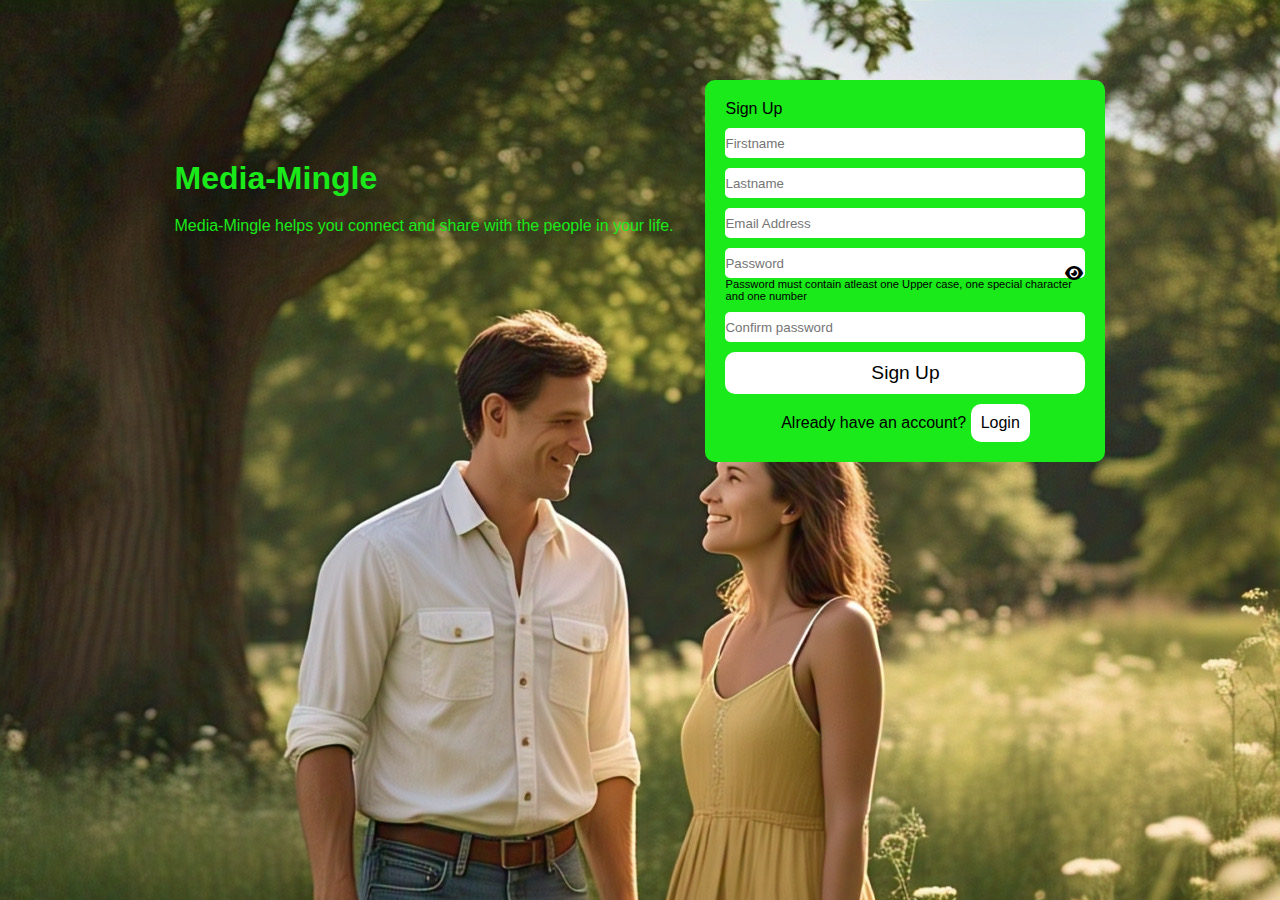
<file: index.html>
<!DOCTYPE html>
<html lang="en">

<head>
    <meta charset="UTF-8">
    <meta name="viewport" content="width=device-width, initial-scale=1.0">
    <title>Media-Mingle | Sign-up/Login</title>
    <link rel="stylesheet" href="./style.css">
    <script src="./script.js"></script>
    <link rel="shortcut icon" href="./images/Logo.png" type="image/x-icon">
    <link href="https://fonts.cdnfonts.com/css/poppins" rel="stylesheet">
    <link rel="stylesheet" href="https://cdnjs.cloudflare.com/ajax/libs/font-awesome/6.7.2/css/all.min.css"
        integrity="sha512-Evv84Mr4kqVGRNSgIGL/F/aIDqQb7xQ2vcrdIwxfjThSH8CSR7PBEakCr51Ck+w+/U6swU2Im1vVX0SVk9ABhg=="
        crossorigin="anonymous" referrerpolicy="no-referrer" />
</head>
<style>
    .fa-xmark{
    position: absolute;
    top: 165px;
    left: 340px;
    display: none;
}
</style>
<body>

    <div class="container">

        <!-- Text and signup container -->
        <div class="left-side-text">
            <h1>Media-Mingle</h1>
            <span>Media-Mingle helps you connect and share with the people in your life.</span>
        </div>

        <div class="wrap" id="signuppage">

            <div class="form">
                <span>Sign Up</span>
                <input type="text" name="" id="firstname" placeholder="Firstname" required>
                <input type="text" name="" id="lastname" placeholder="Lastname" required>
                <input type="email" name="" id="email" placeholder="Email Address" required>
                <input type="password" name="" id="password" placeholder="Password" required>
                <i class="fa-solid fa-eye" onclick="showPassword()" id="eye"></i>
                <i class="fa-solid fa-xmark" id="close" onclick="hidePassword()"></i>
                <span class="password-guide">Password must contain atleast one Upper case, one special character and one number</span>
                <input type="password" name="" id="confirmpassword" placeholder="Confirm password">

                <button class="signupbtn" onclick="signUp()">Sign Up</button>
                <label for="">
                    Already have an account?
                    <button class="loginbtn" onclick="loginPage()">Login</button>
                </label>
            </div>
        </div>
        <!-- login container -->
        <div class="wrap2" id="loginpage">
            <div class="form">
                <span>Login</span>
                <input type="email" name="" id="useremail" placeholder="Email Address">
                <input type="password" name="" id="userpassword" placeholder="Password">
                <button class="loginpagebtn" onclick="loginBtn()">Login</button>
                <label for="">
                    Create new account?
                    <button class="loginpagebtn2" onclick="showSignup()">Sign Up</button>
                </label>
            </div>
        </div>
    </div>
</body>

</html>
</file>
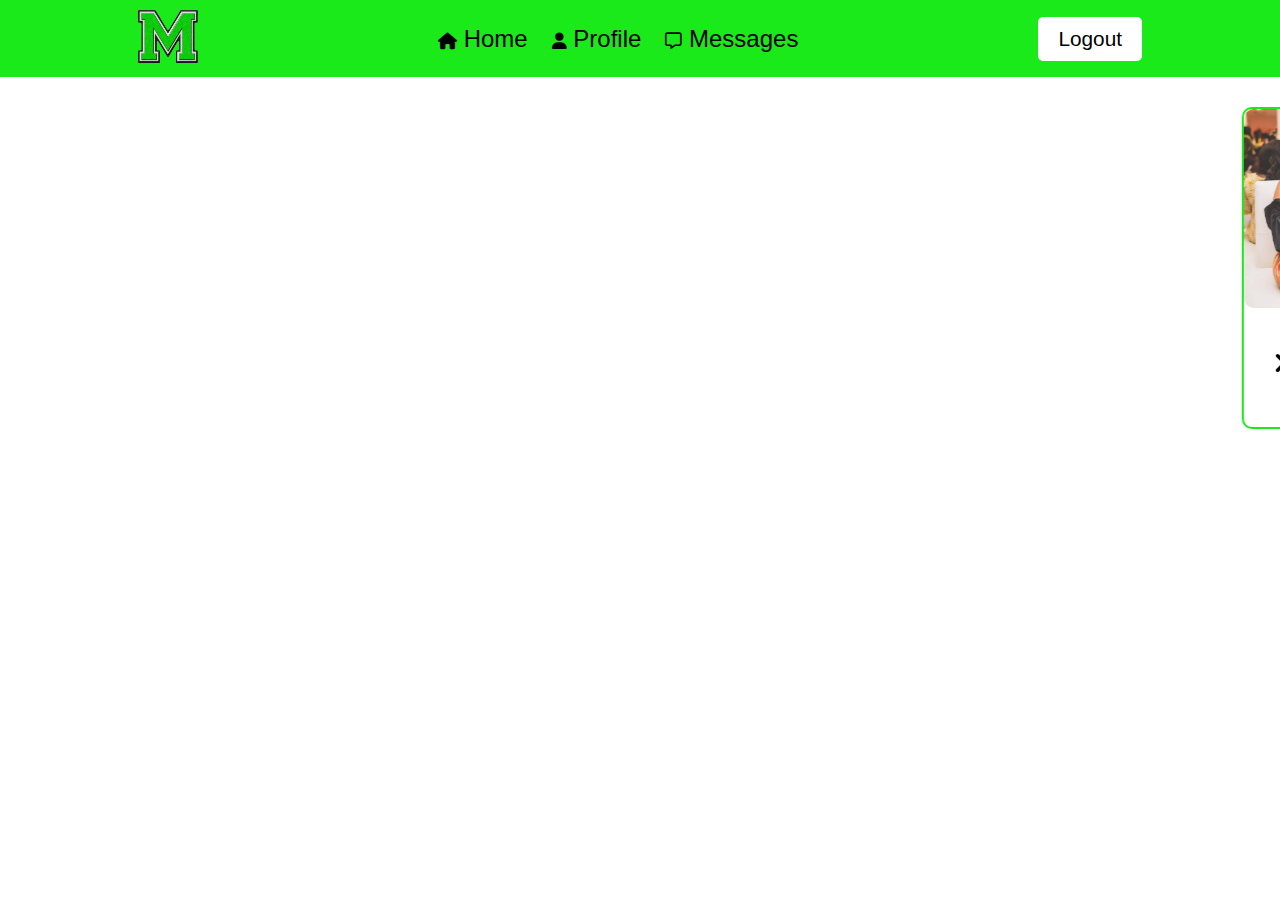
<file: otherhtmlpages/dashboard.html>
<!DOCTYPE html>
<html lang="en">

<head>
    <meta charset="UTF-8">
    <meta name="viewport" content="width=device-width, initial-scale=1.0">
    <title>Media-Mingle | Home</title>
    <link rel="stylesheet" href="../othercsspages/dashboard.css">
    <link rel="shortcut icon" href="../images/Logo.png" type="image/x-icon">
    <link rel="stylesheet" href="https://cdnjs.cloudflare.com/ajax/libs/font-awesome/6.7.2/css/all.min.css"
        integrity="sha512-Evv84Mr4kqVGRNSgIGL/F/aIDqQb7xQ2vcrdIwxfjThSH8CSR7PBEakCr51Ck+w+/U6swU2Im1vVX0SVk9ABhg=="
        crossorigin="anonymous" referrerpolicy="no-referrer" />
    <link href="https://fonts.cdnfonts.com/css/poppins" rel="stylesheet">

    <script src="../script.js"></script>
</head>

<body>
    <header>
        <nav>
            <div>
                <img src="../images/Logo.png" alt="" class="logo">
            </div>

            <div class="nav-list">
                <li><i class="fa-solid fa-house"></i> Home</li>
                <li><i class="fa-solid fa-user"></i> Profile</li>
                <li><i class="fa-regular fa-message"></i> Messages</li>
            </div>

            <div class="right-list">
                <button onclick="logoutBtn()">Logout</button>
            </div>
            <i class="fa-solid fa-bars" onclick="showNavlist()"></i>
        </nav>

        <!-- hidden nav-list -->
        <div class="second-nav-list" id="navlist">

            <div style="display: flex; justify-content: space-between;">
                <img src="../images/Logo.png" alt="" class="logo">
                <i class="fa-solid fa-xmark" onclick="hideNavlist()"></i>
            </div>

            <div class="nav-list1">
                <li><i class="fa-solid fa-house"></i> Home</li>
                <li><i class="fa-solid fa-user"></i> Profile</li>
                <li><i class="fa-regular fa-message"></i> Messages</li>
            </div>

            <div class="right-list1">
                <button onclick="logoutBtn()">Logout</button>
            </div>
        </div>
    </header>

    <!-- hero-section  -->
    <section>
       
        <marquee behavior="" direction="">
            <div class="hero-cards">
                <div class="pic-card">
                    <img src="../images/anna.jpeg" alt="" width="150px">
                    <p>Anaa 32</p>
                    <div style="display: flex; gap: 0.8em; margin-top: 5px; margin-left: 30px; align-items: center;">
                        <i class="fa-solid fa-xmark"></i>
                        <i class="fa-solid fa-star"></i>
                        <i class="fa-solid fa-heart"></i>
                    </div>
                    <p style="margin-top: 10px;">
                        <i class="fa-solid fa-location-dot"></i>
                        Abuja
                    </p>
                </div>

                <div class="pic-card">
                    <img src="../images/Sophie.png" alt="" width="200px">
                    <p>Sophie 35</p>
                    <div style="display: flex; gap: 0.8em; margin-top: 5px; margin-left: 50px; align-items: center;">
                        <i class="fa-solid fa-xmark"></i>
                        <i class="fa-solid fa-star"></i>
                        <i class="fa-solid fa-heart"></i>
                    </div>
                    <p style="margin-top: 10px;">
                        <i class="fa-solid fa-location-dot"></i>
                        Lagos
                    </p>

                </div>

                <div class="pic-card">
                    <img src="../images/bimbo.jpeg" alt="" width="160px">
                    <p>Bimbo 30</p>
                    <div style="display: flex; gap: 0.8em; margin-top: 5px; margin-left: 30px; align-items: center;">
                        <i class="fa-solid fa-xmark"></i>
                        <i class="fa-solid fa-star"></i>
                        <i class="fa-solid fa-heart"></i>
                    </div>
                    <p style="margin-top: 10px;">
                        <i class="fa-solid fa-location-dot"></i>
                        Lagos
                    </p>
                </div>

                <div class="pic-card">
                    <img src="../images/tiwa.jpeg" alt="" width="205px">
                    <p>Tiwa 37</p>
                    <div style="display: flex; gap: 0.8em; margin-top: 5px; margin-left: 50px; align-items: center;">
                        <i class="fa-solid fa-xmark"></i>
                        <i class="fa-solid fa-star"></i>
                        <i class="fa-solid fa-heart"></i>
                    </div>
                    <p style="margin-top: 10px;">
                        <i class="fa-solid fa-location-dot"></i>
                        Lagos
                    </p>
                </div>

                <div class="pic-card">
                    <img src="../images/kehinde.jpeg" alt="" width="200px">
                    <p>Kehinde 40</p>
                    <div style="display: flex; gap: 0.8em; margin-top: 5px; margin-left: 50px; align-items: center;">
                        <i class="fa-solid fa-xmark"></i>
                        <i class="fa-solid fa-star"></i>
                        <i class="fa-solid fa-heart"></i>
                    </div>
                    <p style="margin-top: 10px;">
                        <i class="fa-solid fa-location-dot"></i>
                        Lagos
                    </p>
                </div>

                <div class="pic-card">
                    <img src="../images/Nini.jpg" alt="" width="210px">
                    <p>Nini 33</p>
                    <div style="display: flex; gap: 0.8em; margin-top: 5px; margin-left: 50px; align-items: center;">
                        <i class="fa-solid fa-xmark"></i>
                        <i class="fa-solid fa-star"></i>
                        <i class="fa-solid fa-heart"></i>
                    </div>
                    <p style="margin-top: 10px;">
                        <i class="fa-solid fa-location-dot"></i>
                        Ondo
                    </p>
                </div>

                <div class="pic-card">
                    <img src="../images/yemi.jpeg" alt="" width="140px">
                    <p>Yemi 36</p>
                    <div style="display: flex; gap: 0.8em; margin-top: 5px; margin-left: 30px; align-items: center;">
                        <i class="fa-solid fa-xmark"></i>
                        <i class="fa-solid fa-star"></i>
                        <i class="fa-solid fa-heart"></i>
                    </div>
                    <p style="margin-top: 10px;">
                        <i class="fa-solid fa-location-dot"></i>
                        Abuja
                    </p>
                </div>

                <div class="pic-card">
                    <img src="../images/uche.jpeg" alt="" width="173px">
                    <p>Uche 31</p>
                    <div style="display: flex; gap: 0.8em; margin-top: 5px; margin-left: 50px; align-items: center;">
                        <i class="fa-solid fa-xmark"></i>
                        <i class="fa-solid fa-star"></i>
                        <i class="fa-solid fa-heart"></i>
                    </div>
                    <p style="margin-top: 10px;">
                        <i class="fa-solid fa-location-dot"></i>
                        Asaba
                    </p>
                </div>
            </div>
        </marquee>
    </section>
</body>
</html>
</file>
<file: style.css>
*{
    margin: 0;
    padding: 0;
    box-sizing: border-box;
}
:root{
    --green: rgb(26, 233, 26);
}
body{
    background-image: url(./images/background.jpg);
    font-family: 'Poppins', sans-serif;
}
.container{
    display: flex;
    gap: 2em;
    margin: 80px auto;
    justify-content: center;
    flex-wrap: wrap;
    
}
.left-side-text{
    margin-top: 80px;
}
.left-side-text h1{
    color: var(--green) ;
    margin-bottom: 20px;
}
.left-side-text span{
    color: var(--green) ;
}
.wrap {
    width: 400px;
    padding: 20px;
    border-radius: 10px;
    background-color: var(--green);
}
.wrap2{
    width: 400px;
    padding: 20px;
    border-radius: 10px;
    background-color: var(--green);
    display: none;
}
.form {
    display: flex;
    flex-direction: column;
    position: relative;
}
input {
    margin-top: 10px;
    height: 30px;
    border-radius: 5px;
    border: none;
}
label {
    text-align: center;
}

.signupbtn {
    padding: 10px;
    margin-top: 10px;
    margin-bottom: 10px;
    border-radius: 10px;
    background-color: #fff;
    color: black;
    font-size: 1.2em;
    border: none;
    cursor: pointer;
}
.signupbtn:hover{
    background-color: var(--green);
    color: #fff;
    border: 2px solid #fff;
}

.loginbtn {
    padding: 10px;
    border-radius: 10px;
    background-color: #fff;
    color: black;
    font-size: 1em;
    border: none;
    cursor: pointer;
}
.loginbtn:hover{
    background-color: var(--green);
    color: #fff;
    border: 2px solid #fff;
}
.loginpagebtn{
    padding: 10px;
    margin-top: 10px;
    margin-bottom: 10px;
    border-radius: 10px;
    background-color: #fff;
    color: black;
    font-size: 1.2em;
    border: none;
    cursor: pointer;  
}
.loginpagebtn:hover{
    background-color: var(--green);
    color: #fff;
    border: 2px solid #fff;
}
.loginpagebtn2{
    padding: 10px;
    border-radius: 10px;
    background-color: #fff;
    color: black;
    font-size: 1em;
    border: none;
    cursor: pointer;
}
.loginpagebtn2:hover{
    background-color: var(--green);
    color: #fff;
    border: 2px solid #fff;
}
.fa-eye{
    position: absolute;
    top: 165px;
    left: 340px;
}
.password-guide{
    font-size: 0.7em;
}

/* media query */
@media(max-width:889px){
    .container{
        margin: 10px auto;
    }
}
@media(max-width:488px){
    .left-side-text{
        width: 300px;
        margin-top: 20px;
    }
    .wrap{
        width: 300px;
    }
    .wrap2{
        width: 300px;
    }
    .fa-eye{
        left: 235px;
    }
    .fa-xmark{
        left: 235px;
    }

    
}
</file>
<file: othercsspages/dashboard.css>
* {
    margin: 0;
    padding: 0;
    box-sizing: border-box;
    list-style-type: none;
}
:root {
    --green: rgb(26, 233, 26);
    --white: #fff;
}
body {
    font-family: 'Poppins', sans-serif;
}
.logo {
    width: 60px;
    cursor: pointer;
}
header {
    background-color: var(--green);
    position: relative;
}
nav {
    display: flex;
    justify-content: space-between;
    width: 80%;
    margin: auto;
    padding: 10px;
    align-items: center;
}
.nav-list {
    display: flex;
    gap: 1em;
    color: black;
    font-size: 1.5em;
}
.nav-list li:hover{
    color: var(--white);
    border-bottom: 4px solid var(--white);
}
.fa-house {
    font-size: 0.7em;
}
.fa-user {
    font-size: 0.7em;
}
.fa-message {
    font-size: 0.7em;
}
button {
    padding: 10px 20px;
    border-radius: 5px;
    border: none;
    background-color: var(--white);
    color: black;
    font-size: 1.3em;
}
button:hover {
    background-color: var(--green);
    color: var(--white);
    border: 2px solid #fff;
}
.fa-bars {
    font-size: 1.6em;
    display: none !important;
}
.second-nav-list {
    position: absolute;
    border: 2px solid var(--green);
    width: 530px;
    top: 10px;
    left: 70px;
    padding: 10px;
    line-height: 30px;
    background-color: var(--white);
    border-radius: 10px;
    display: none;
    z-index: 2;
}
.fa-xmark {
    font-size: 1.8em;
}
.right-list1 button {
    padding: 5px 15px;
    background-color: var(--green);
    color: var(--white);
}
.right-list1 button:hover {
    background-color: var(--white);
    color: var(--green);
    border: 2px solid var(--green);
}
.hero-cards {
    padding: 10px;
    margin-top: 20px;
    display: flex;
    gap: 1em;
}
.pic-card {
    border: 2px solid var(--green);
    border-radius: 10px;
    text-align: center;
}
.pic-card p {
    margin-top: 10px;
    font-size: 1.2em;
}
.pic-card img {
    border-radius: 10px;
}
.fa-star {
    font-size: 1.5em;
    color: yellow;
}
.fa-heart {
    font-size: 1.5em;
    color: red;
}












/* media query */

@media(max-width:665px) {
    .nav-list {
        display: none;
    }

    .right-list {
        display: none;
    }

    .fa-bars {
        display: block !important;
    }
}

@media(max-width:634px) {
    .second-nav-list {
        width: 495px;
    }
}

@media(max-width:587px) {
    .second-nav-list {
        width: 480px;
        left: 60px;
    }
}

@media(max-width:560px) {
    .second-nav-list {
        width: 435px;
        left: 60px;
    }
}

@media(max-width:500px) {
    .second-nav-list {
        width: 385px;
        left: 55px;
    }
}

@media(max-width:458px) {
    .second-nav-list {
        width: 360px;
        left: 50px;
    }
}

@media(max-width:419px) {
    .second-nav-list {
        width: 325px;
        left: 45px;
    }
}

@media(max-width:378px) {
    .second-nav-list {
        width: 295px;
        left: 40px;
    }
}

@media(max-width:343px) {
    .second-nav-list {
        width: 270px;
        left: 35px;
    }
}
</file>
